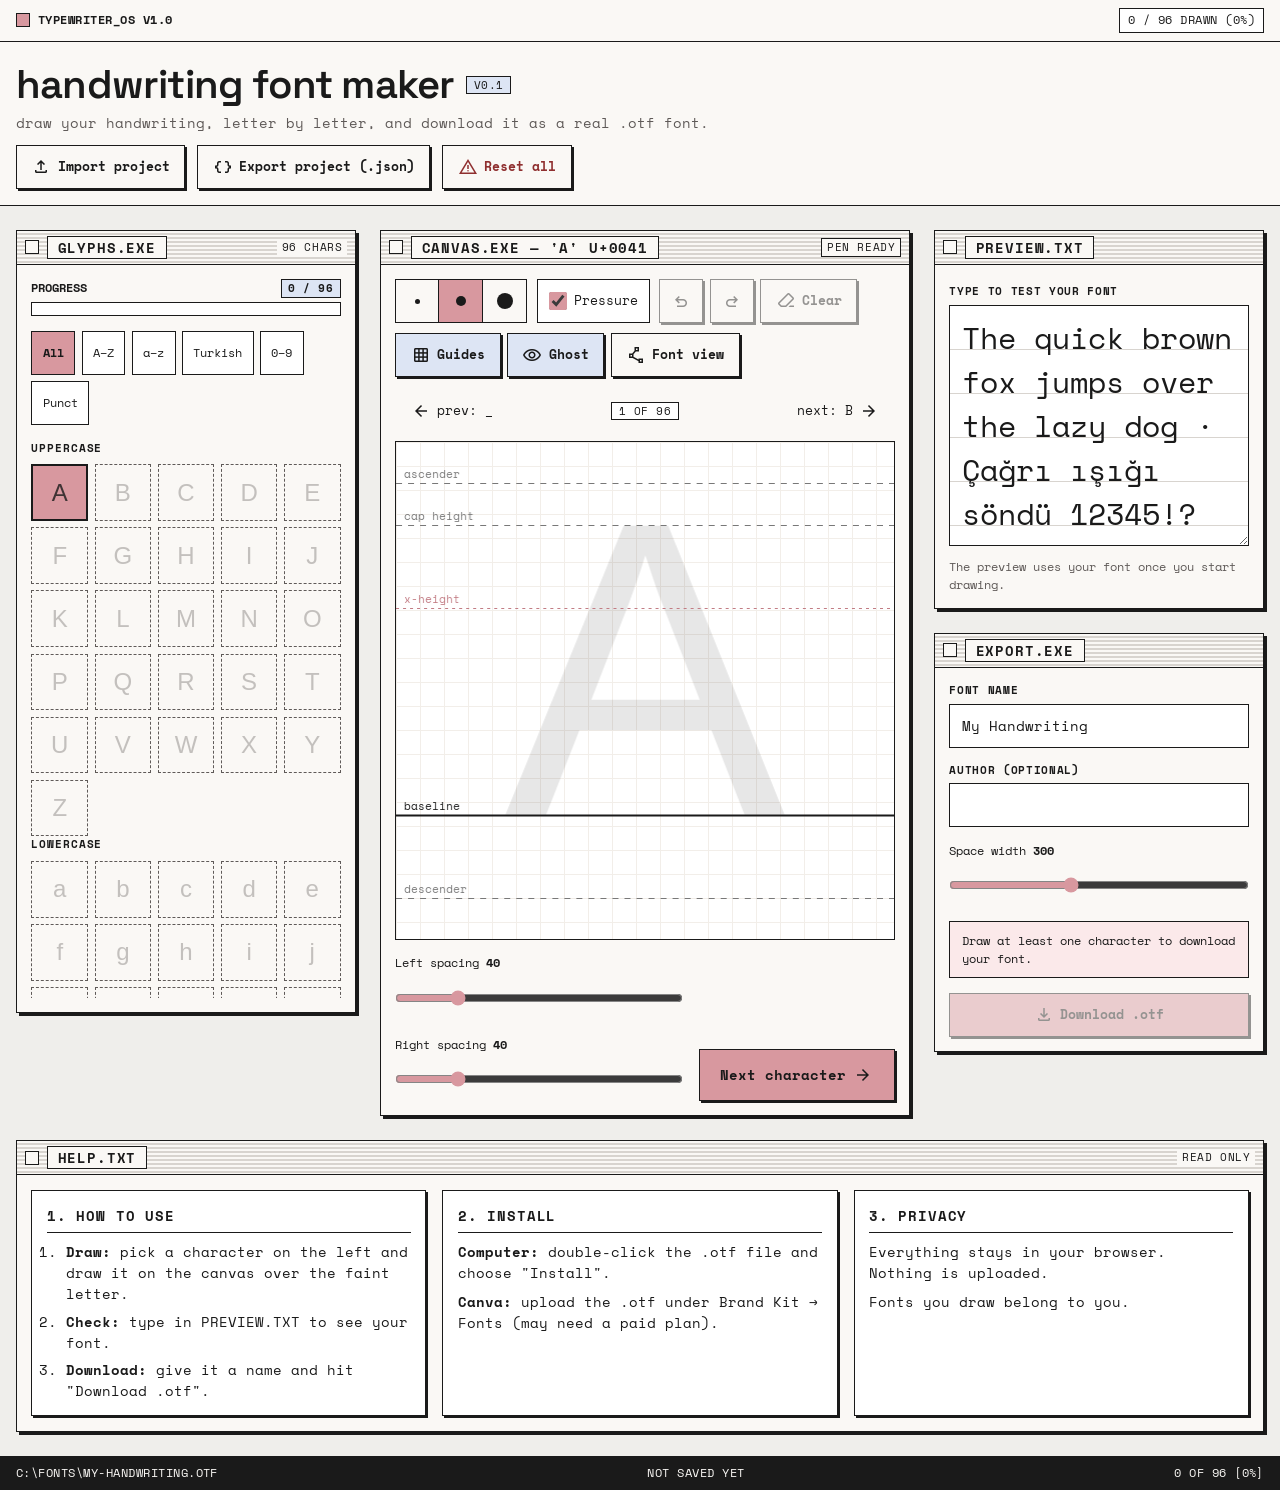
<file: index.html>
<!doctype html>
<html lang="en">
<head>
  <meta charset="utf-8">
  <meta name="viewport" content="width=device-width, initial-scale=1">
  <title>Handwriting Font Maker</title>
  <meta name="description" content="Draw your handwriting letter by letter and download it as a real .otf font. Runs fully in your browser.">
  <link rel="preconnect" href="https://fonts.googleapis.com">
  <link rel="preconnect" href="https://fonts.gstatic.com" crossorigin>
  <link href="https://fonts.googleapis.com/css2?family=Space+Grotesk:wght@600&family=Space+Mono:wght@400;700&display=swap" rel="stylesheet">
  <link href="https://fonts.googleapis.com/css2?family=Material+Symbols+Outlined:opsz,wght,FILL,GRAD@20..24,400,0,0&display=swap" rel="stylesheet">
  <link rel="stylesheet" href="styles/main.css">
</head>
<body>

  <!-- ===== Top system bar ===== -->
  <header class="system-bar">
    <span class="system-logo"><span class="logo-box" aria-hidden="true"></span>TYPEWRITER_OS v1.0</span>
    <span class="system-progress" id="top-progress">0 / 0 drawn</span>
  </header>

  <!-- ===== Title + project actions ===== -->
  <div class="page-head">
    <div class="title-row">
      <h1>handwriting font maker</h1>
      <span class="badge badge-blue">v0.1</span>
    </div>
    <p class="tagline">draw your handwriting, letter by letter, and download it as a real .otf font.</p>
    <div class="button-row">
      <button type="button" class="btn" id="btn-import">
        <span class="icon" aria-hidden="true">upload</span>Import project
      </button>
      <button type="button" class="btn" id="btn-export-json">
        <span class="icon" aria-hidden="true">data_object</span>Export project (.json)
      </button>
      <button type="button" class="btn btn-danger" id="btn-reset">
        <span class="icon" aria-hidden="true">warning</span>Reset all
      </button>
      <!-- Hidden file picker, opened by the "Import project" button. -->
      <input type="file" id="import-file" accept=".json,application/json" hidden>
    </div>
  </div>

  <main class="desk">

    <!-- ===== GLYPHS.EXE: the character grid ===== -->
    <section class="window area-glyphs" aria-labelledby="glyphs-title">
      <div class="titlebar">
        <span class="wctl" aria-hidden="true"></span>
        <h2 class="wtitle" id="glyphs-title">GLYPHS.EXE</h2>
        <span class="wmeta" id="glyph-total"></span>
      </div>
      <div class="wbody">
        <div class="progress-block">
          <div class="progress-label">
            <span>PROGRESS</span>
            <span class="badge badge-blue" id="progress-count">0 / 0</span>
          </div>
          <div class="progress-bar" role="progressbar" aria-label="Glyphs drawn" id="progress-bar" aria-valuemin="0">
            <div class="progress-fill" id="progress-fill"></div>
          </div>
        </div>

        <div class="tabs" role="group" aria-label="Show characters">
          <button type="button" class="tab" data-filter="all" aria-pressed="true">All</button>
          <button type="button" class="tab" data-filter="upper" aria-pressed="false">A–Z</button>
          <button type="button" class="tab" data-filter="lower" aria-pressed="false">a–z</button>
          <button type="button" class="tab" data-filter="turkish" aria-pressed="false">Turkish</button>
          <button type="button" class="tab" data-filter="digits" aria-pressed="false">0–9</button>
          <button type="button" class="tab" data-filter="punct" aria-pressed="false">Punct</button>
        </div>

        <!-- Filled by src/main.js -->
        <div class="glyph-grid" id="glyph-grid"></div>
      </div>
    </section>

    <!-- ===== CANVAS.EXE: drawing area ===== -->
    <section class="window area-canvas" aria-labelledby="canvas-title">
      <div class="titlebar">
        <span class="wctl" aria-hidden="true"></span>
        <h2 class="wtitle" id="canvas-title">CANVAS.EXE</h2>
        <span class="wmeta badge badge-blue" id="input-badge">pen ready</span>
      </div>
      <div class="wbody">
        <div class="toolbar">
          <div class="segmented" role="group" aria-label="Brush size">
            <button type="button" class="btn btn-icon" data-brush="small" aria-label="Small brush" aria-pressed="false"><span class="dot dot-s"></span></button>
            <button type="button" class="btn btn-icon" data-brush="medium" aria-label="Medium brush" aria-pressed="true"><span class="dot dot-m"></span></button>
            <button type="button" class="btn btn-icon" data-brush="large" aria-label="Large brush" aria-pressed="false"><span class="dot dot-l"></span></button>
          </div>
          <label class="check">
            <input type="checkbox" id="opt-pressure" checked>
            <span>Pressure</span>
          </label>
          <div class="toolbar-group">
            <button type="button" class="btn btn-icon" id="btn-undo" aria-label="Undo"><span class="icon" aria-hidden="true">undo</span></button>
            <button type="button" class="btn btn-icon" id="btn-redo" aria-label="Redo"><span class="icon" aria-hidden="true">redo</span></button>
            <button type="button" class="btn" id="btn-clear"><span class="icon" aria-hidden="true">ink_eraser</span>Clear</button>
          </div>
          <div class="toolbar-group">
            <button type="button" class="btn btn-toggle" id="btn-guides" aria-pressed="true"><span class="icon" aria-hidden="true">grid_on</span>Guides</button>
            <button type="button" class="btn btn-toggle" id="btn-ghost" aria-pressed="true"><span class="icon" aria-hidden="true">visibility</span>Ghost</button>
            <button type="button" class="btn btn-toggle" id="btn-fontview" aria-pressed="false" title="Show the cleaned outline that goes into the font"><span class="icon" aria-hidden="true">polyline</span>Font view</button>
          </div>
        </div>

        <div class="canvas-nav">
          <button type="button" class="btn btn-ghost" id="btn-prev"><span class="icon" aria-hidden="true">arrow_back</span><span id="prev-label">prev</span></button>
          <span class="badge" id="char-position"></span>
          <button type="button" class="btn btn-ghost" id="btn-next-top"><span id="next-label">next</span><span class="icon" aria-hidden="true">arrow_forward</span></button>
        </div>

        <div class="canvas-frame">
          <canvas id="draw-canvas" aria-label="Drawing canvas"></canvas>
        </div>

        <div class="canvas-footer">
          <div class="bearings">
            <label class="slider">
              <span>Left spacing <output id="lsb-value">40</output></span>
              <input type="range" id="lsb" min="0" max="200" step="5" value="40">
            </label>
            <label class="slider">
              <span>Right spacing <output id="rsb-value">40</output></span>
              <input type="range" id="rsb" min="0" max="200" step="5" value="40">
            </label>
          </div>
          <button type="button" class="btn btn-primary btn-next" id="btn-next">
            Next character<span class="icon" aria-hidden="true">arrow_forward</span>
          </button>
        </div>
      </div>
    </section>

    <!-- ===== Right column: preview + export ===== -->
    <div class="area-side">
      <section class="window" aria-labelledby="preview-title">
        <div class="titlebar">
          <span class="wctl" aria-hidden="true"></span>
          <h2 class="wtitle" id="preview-title">PREVIEW.TXT</h2>
        </div>
        <div class="wbody">
          <label class="field-label" for="preview-text">Type to test your font</label>
          <textarea id="preview-text" class="paper" rows="5">The quick brown fox jumps over the lazy dog · Çağrı ışığı söndü 12345!?</textarea>
          <p class="hint" id="preview-hint" aria-live="polite">The preview uses your font once you start drawing.</p>
        </div>
      </section>

      <section class="window" aria-labelledby="export-title">
        <div class="titlebar">
          <span class="wctl" aria-hidden="true"></span>
          <h2 class="wtitle" id="export-title">EXPORT.EXE</h2>
        </div>
        <div class="wbody stack">
          <label class="field">
            <span class="field-label">Font name</span>
            <input type="text" id="font-name" value="My Handwriting" autocomplete="off">
          </label>
          <label class="field">
            <span class="field-label">Author (optional)</span>
            <input type="text" id="font-author" autocomplete="off">
          </label>
          <label class="slider">
            <span>Space width <output id="space-value">300</output></span>
            <input type="range" id="space-width" min="100" max="600" step="10" value="300">
          </label>
          <div class="warning" id="export-warning" hidden></div>
          <button type="button" class="btn btn-primary btn-wide" id="btn-download" disabled>
            <span class="icon" aria-hidden="true">download</span>Download .otf
          </button>
        </div>
      </section>
    </div>

    <!-- ===== HELP.TXT ===== -->
    <section class="window area-help" aria-labelledby="help-title">
      <div class="titlebar">
        <span class="wctl" aria-hidden="true"></span>
        <h2 class="wtitle" id="help-title">HELP.TXT</h2>
        <span class="wmeta">READ ONLY</span>
      </div>
      <div class="wbody help-grid">
        <div class="note">
          <h3>1. how to use</h3>
          <ol>
            <li><b>Draw:</b> pick a character on the left and draw it on the canvas over the faint letter.</li>
            <li><b>Check:</b> type in PREVIEW.TXT to see your font.</li>
            <li><b>Download:</b> give it a name and hit "Download .otf".</li>
          </ol>
        </div>
        <div class="note">
          <h3>2. install</h3>
          <p><b>Computer:</b> double-click the .otf file and choose "Install".</p>
          <p><b>Canva:</b> upload the .otf under Brand Kit → Fonts (may need a paid plan).</p>
        </div>
        <div class="note">
          <h3>3. privacy</h3>
          <p>Everything stays in your browser. Nothing is uploaded.</p>
          <p>Fonts you draw belong to you.</p>
        </div>
      </div>
    </section>
  </main>

  <!-- ===== Bottom status bar ===== -->
  <footer class="status-bar">
    <span id="status-path">C:\FONTS\MY_HANDWRITING.OTF</span>
    <span id="status-save">not saved yet</span>
    <span id="status-count">0 of 0</span>
  </footer>

  <!-- Pop-up for confirmations and messages (see src/dialog.js). -->
  <dialog id="dialog" class="window dialog" aria-labelledby="dialog-title">
    <div class="titlebar">
      <span class="wctl" aria-hidden="true"></span>
      <h2 class="wtitle" id="dialog-title">MESSAGE</h2>
    </div>
    <div class="wbody">
      <p id="dialog-message"></p>
      <div class="dialog-buttons">
        <button type="button" class="btn" id="dialog-cancel">Cancel</button>
        <button type="button" class="btn btn-primary" id="dialog-ok">OK</button>
      </div>
    </div>
  </dialog>

  <!-- polygon-clipping is a classic (non-module) script; it defines window.polygonClipping. -->
  <script src="vendor/polygon-clipping-0.15.7.umd.min.js"></script>
  <script type="module" src="src/main.js"></script>
</body>
</html>
</file>
<file: styles/main.css>
/* Handwriting Font Maker — "retro OS + stationery" look.
   Colors and sizes follow docs/design/DESIGN.md. */

:root {
  --paper: #faf8f5;        /* window backgrounds */
  --paper-white: #ffffff;  /* inputs, canvas */
  --paper-dim: #f2eee9;    /* recessed areas, hover */
  --desk: #efeeeb;         /* page background behind windows */
  --ink: #1a1a1a;          /* borders, text */
  --ink-muted: #5f5a58;    /* secondary text (darker than DESIGN.md for contrast) */
  --rule: #d8d4cf;         /* faint lines */
  --rose: #d8989f;         /* primary accent */
  --rose-soft: #e8b4b8;    /* hover / tints */
  --rose-wash: #fbe9ea;    /* warning background */
  --periwinkle: #9caecf;
  --periwinkle-soft: #dde5f4;

  --font-mono: "Space Mono", ui-monospace, monospace;
  --font-display: "Space Grotesk", system-ui, sans-serif;

  --shadow-1: 2px 2px 0 var(--ink);
  --shadow-2: 3px 3px 0 var(--ink);
  --touch: 44px;           /* minimum touch target */
}

* { box-sizing: border-box; }

html { -webkit-text-size-adjust: 100%; }

body {
  margin: 0;
  background: var(--desk);
  color: var(--ink);
  font-family: var(--font-mono);
  font-size: 14px;
  line-height: 1.5;
}

h1, h2, h3, p, ol { margin: 0; }

button, input, textarea { font: inherit; color: inherit; }

/* Material Symbols icon font: write the icon name as the element's text. */
.icon {
  font-family: "Material Symbols Outlined";
  font-size: 20px;
  line-height: 1;
  font-weight: normal;
  font-style: normal;
  letter-spacing: normal;
  text-transform: none;
  white-space: nowrap;
  -webkit-font-smoothing: antialiased;
}

/* ---------- Top bar, title, status bar ---------- */

.system-bar,
.status-bar {
  display: flex;
  align-items: center;
  justify-content: space-between;
  gap: 1rem;
  padding: 0.5rem 1rem;
  font-size: 12px;
  letter-spacing: 0.04em;
  text-transform: uppercase;
}

.system-bar {
  background: var(--paper);
  border-bottom: 1px solid var(--ink);
  font-weight: 700;
}

.system-logo { display: flex; align-items: center; gap: 0.5rem; }
.logo-box { width: 14px; height: 14px; background: var(--rose); border: 1px solid var(--ink); }

.system-progress {
  border: 1px solid var(--ink);
  padding: 0.15rem 0.5rem;
  font-weight: 400;
  background: var(--paper-white);
}

.status-bar {
  background: var(--ink);
  color: var(--paper);
  margin-top: 1.5rem;
}

.page-head {
  padding: 1.25rem 1rem 1rem;
  border-bottom: 1px solid var(--ink);
  background: var(--paper);
}

.title-row { display: flex; align-items: center; gap: 0.75rem; flex-wrap: wrap; }

h1 {
  font-family: var(--font-display);
  font-weight: 600;
  font-size: clamp(28px, 4vw, 40px);
  line-height: 1.15;
  letter-spacing: -0.02em;
}

.tagline { color: var(--ink-muted); margin: 0.25rem 0 0.75rem; }

.button-row { display: flex; flex-wrap: wrap; gap: 0.75rem; }

/* ---------- Badges ---------- */

.badge {
  display: inline-block;
  border: 1px solid var(--ink);
  padding: 0 0.4rem;
  font-size: 11px;
  letter-spacing: 0.05em;
  text-transform: uppercase;
  background: var(--paper-white);
  white-space: nowrap;
}
.badge-blue { background: var(--periwinkle-soft); }

/* ---------- Buttons ---------- */

.btn {
  display: inline-flex;
  align-items: center;
  justify-content: center;
  gap: 0.4rem;
  min-height: var(--touch);
  padding: 0 0.9rem;
  border: 1px solid var(--ink);
  border-radius: 0;
  background: var(--paper);
  box-shadow: var(--shadow-1);
  font-size: 13px;
  font-weight: 700;
  cursor: pointer;
  user-select: none;
  -webkit-user-select: none;
}
.btn:hover:not(:disabled) { background: var(--paper-dim); }
/* "Mechanical" press: the button moves into its own shadow. */
.btn:active:not(:disabled) { transform: translate(2px, 2px); box-shadow: none; }
.btn:disabled { opacity: 0.45; cursor: not-allowed; }
.btn:focus-visible,
.tab:focus-visible,
.glyph-cell:focus-visible,
input:focus-visible,
textarea:focus-visible {
  outline: 3px solid var(--periwinkle);
  outline-offset: 2px;
}

.btn-primary { background: var(--rose); }
.btn-primary:hover:not(:disabled) { background: var(--rose-soft); }

.btn-danger { color: #8f2f2f; }

.btn-icon { width: var(--touch); padding: 0; }

.btn[aria-pressed="true"] { background: var(--rose); }
.btn-toggle[aria-pressed="true"] { background: var(--periwinkle-soft); }

/* Flat text-only button (prev / next above the canvas). */
.btn-ghost { box-shadow: none; border-color: transparent; background: transparent; font-weight: 400; }
.btn-ghost:hover:not(:disabled) { border-color: var(--ink); }

.btn-wide { width: 100%; }

/* ---------- Desk layout ---------- */

.desk {
  display: grid;
  gap: 1.5rem;
  padding: 1.5rem 1rem 0;
  max-width: 1600px;
  margin: 0 auto;
  /* Phone / iPad portrait: one column, canvas first. */
  grid-template-columns: 1fr;
  grid-template-areas:
    "canvas"
    "glyphs"
    "side"
    "help";
}

.area-glyphs { grid-area: glyphs; }
.area-canvas { grid-area: canvas; }
.area-side   { grid-area: side; display: grid; gap: 1.5rem; align-content: start; }
.area-help   { grid-area: help; }

/* iPad portrait and up: glyphs next to preview/export under the canvas. */
@media (min-width: 760px) {
  .desk {
    grid-template-columns: 1fr 1fr;
    grid-template-areas:
      "canvas canvas"
      "glyphs side"
      "help   help";
  }
}

/* iPad landscape / desktop: three columns. */
@media (min-width: 1100px) {
  .desk {
    grid-template-columns: minmax(280px, 340px) minmax(0, 1fr) minmax(260px, 330px);
    grid-template-areas:
      "glyphs canvas side"
      "help   help   help";
    align-items: start;
  }
  /* Grid scrolls on its own so the page stays short. */
  .area-glyphs .glyph-grid { max-height: 62vh; overflow-y: auto; }
}

/* ---------- Window component ---------- */

.window {
  background: var(--paper);
  border: 1px solid var(--ink);
  box-shadow: var(--shadow-2);
  min-width: 0;
}

.titlebar {
  display: flex;
  align-items: center;
  gap: 0.5rem;
  height: 34px;
  padding: 0 0.5rem;
  border-bottom: 1px solid var(--ink);
  /* Pinstripes like old Mac title bars. */
  background: repeating-linear-gradient(to bottom, var(--paper) 0 2px, var(--rule) 2px 4px);
}

/* Little close box drawn with CSS. */
.wctl {
  width: 14px;
  height: 14px;
  border: 1px solid var(--ink);
  background: var(--paper);
  flex: none;
}

.wtitle {
  background: var(--paper);
  border: 1px solid var(--ink);
  padding: 0 0.6rem;
  font-size: 14px;
  font-weight: 700;
  letter-spacing: 0.06em;
  white-space: nowrap;
  overflow: hidden;
  text-overflow: ellipsis;
  min-width: 0;
}

.wmeta { margin-left: auto; font-size: 11px; letter-spacing: 0.05em; background: var(--paper); padding: 0 0.3rem; white-space: nowrap; }

.wbody { padding: 0.9rem; }
.stack { display: grid; gap: 0.9rem; }

/* ---------- Glyph grid ---------- */

.progress-block { margin-bottom: 0.9rem; }
.progress-label { display: flex; justify-content: space-between; align-items: center; font-weight: 700; font-size: 12px; margin-bottom: 0.3rem; }
.progress-bar { height: 14px; border: 1px solid var(--ink); background: var(--paper-white); }
.progress-fill { height: 100%; width: 0; background: var(--rose); border-right: 1px solid var(--ink); transition: width 0.2s; }
.progress-fill[style*="width: 0"] { border-right: 0; }

.tabs { display: flex; flex-wrap: wrap; gap: 0.4rem; margin-bottom: 0.9rem; }
.tab {
  min-height: var(--touch);
  padding: 0 0.65rem;
  border: 1px solid var(--ink);
  border-radius: 0;
  background: var(--paper-white);
  font-size: 12px;
  cursor: pointer;
}
.tab[aria-pressed="true"] { background: var(--rose); font-weight: 700; }

.grid-section-title {
  display: flex;
  align-items: center;
  gap: 0.5rem;
  margin: 0.9rem 0 0.5rem;
  font-size: 11px;
  font-weight: 700;
  letter-spacing: 0.08em;
  text-transform: uppercase;
}
.grid-section-title:first-child { margin-top: 0; }
/* Dotted "stitch" line after the section title. */
.grid-section-title::after {
  content: "";
  flex: 1;
  height: 2px;
  background-image: radial-gradient(var(--ink-muted) 1px, transparent 1px);
  background-size: 6px 2px;
}

.grid-cells {
  display: grid;
  grid-template-columns: repeat(auto-fill, minmax(52px, 1fr));
  gap: 0.4rem;
}

.glyph-cell {
  position: relative;
  aspect-ratio: 1;
  min-height: var(--touch);
  border: 1px dashed var(--ink-muted);
  border-radius: 0;
  background: var(--paper);
  color: var(--ink-muted);
  cursor: pointer;
  padding: 0;
}
.glyph-cell .cell-char {
  font-family: sans-serif;  /* same default font as the canvas ghost */
  font-size: 24px;
  opacity: 0.35;
}
.glyph-cell .cell-mark {
  position: absolute;
  top: 2px;
  right: 4px;
  font-size: 11px;
  font-weight: 700;
}

/* Thumbnail of the drawing; covers the whole cell, hidden until drawn. */
.glyph-cell .cell-thumb {
  position: absolute;
  inset: 0;
  width: 100%;
  height: 100%;
  display: none;
}
/* Small character name in the top-left corner, shown on drawn cells. */
.glyph-cell .cell-label {
  position: absolute;
  top: 1px;
  left: 4px;
  font-size: 10px;
  display: none;
}
.glyph-cell.is-done .cell-char { display: none; }
.glyph-cell.is-done .cell-thumb,
.glyph-cell.is-done .cell-label { display: block; }

.glyph-cell.is-done {
  border-style: solid;
  border-color: var(--ink);
  background: var(--paper-white);
  box-shadow: var(--shadow-1);
  color: var(--ink);
}
.glyph-cell.is-done .cell-char { opacity: 1; }

.glyph-cell.is-selected {
  border: 2px solid var(--ink);
  background: var(--rose);
  color: var(--ink);
}
.glyph-cell.is-selected .cell-char { opacity: 0.8; }

/* ---------- Canvas window ---------- */

.toolbar { display: flex; flex-wrap: wrap; gap: 0.6rem; align-items: center; }
.toolbar-group { display: flex; gap: 0.4rem; }
.segmented { display: flex; }
.segmented .btn { box-shadow: none; }
.segmented .btn + .btn { border-left: 0; }

.dot { display: block; border-radius: 50%; background: var(--ink); }
.dot-s { width: 5px; height: 5px; }
.dot-m { width: 10px; height: 10px; }
.dot-l { width: 16px; height: 16px; }

.check {
  display: inline-flex;
  align-items: center;
  gap: 0.4rem;
  min-height: var(--touch);
  padding: 0 0.7rem;
  border: 1px solid var(--ink);
  background: var(--paper-white);
  font-size: 13px;
  cursor: pointer;
}
.check input { width: 18px; height: 18px; margin: 0; accent-color: var(--rose); }

.canvas-nav {
  display: flex;
  align-items: center;
  justify-content: space-between;
  gap: 0.5rem;
  margin: 0.75rem 0 0.5rem;
  font-size: 13px;
}

.canvas-frame {
  border: 1px solid var(--ink);
  background: var(--paper-white);
  /* Faint paper grid behind the canvas. */
  background-image:
    linear-gradient(var(--paper-dim) 1px, transparent 1px),
    linear-gradient(90deg, var(--paper-dim) 1px, transparent 1px);
  background-size: 24px 24px;
  max-width: 640px;
  margin: 0 auto;
}

#draw-canvas {
  display: block;
  width: 100%;
  aspect-ratio: 1;
  /* iPad: never scroll or zoom the page while drawing. */
  touch-action: none;
  cursor: crosshair;
}

.canvas-footer {
  display: flex;
  flex-wrap: wrap;
  align-items: flex-end;
  gap: 1rem;
  margin-top: 0.9rem;
}
.bearings { display: flex; flex-wrap: wrap; gap: 1rem; flex: 1; }
.btn-next { margin-left: auto; min-height: 52px; padding: 0 1.3rem; font-size: 14px; }

.slider { display: grid; gap: 0.2rem; font-size: 12px; min-width: 150px; flex: 1; }
.slider output { font-weight: 700; }
.slider input { width: 100%; min-height: var(--touch); accent-color: var(--rose); margin: 0; }

/* ---------- Preview + export ---------- */

.field { display: grid; gap: 0.3rem; }
.field-label { font-size: 11px; font-weight: 700; letter-spacing: 0.06em; text-transform: uppercase; }

input[type="text"],
textarea {
  width: 100%;
  min-height: var(--touch);
  padding: 0.6rem 0.75rem;
  border: 1px solid var(--ink);
  border-radius: 0;
  background: var(--paper-white);
}

/* Ruled notebook paper for the preview text. */
textarea.paper {
  margin-top: 0.3rem;
  font-size: 30px;
  line-height: 44px;
  resize: vertical;
  background-image: linear-gradient(transparent 43px, var(--rule) 43px);
  background-size: 100% 44px;
  background-attachment: local;
}

.hint { font-size: 12px; color: var(--ink-muted); margin-top: 0.4rem; }

.warning {
  border: 1px solid var(--ink);
  background: var(--rose-wash);
  padding: 0.6rem 0.75rem;
  font-size: 12px;
}

/* ---------- Help ---------- */

.help-grid { display: grid; gap: 1rem; grid-template-columns: repeat(auto-fit, minmax(240px, 1fr)); }
.note {
  border: 1px solid var(--ink);
  box-shadow: var(--shadow-1);
  background: var(--paper-white);
  padding: 0.9rem;
  display: grid;
  gap: 0.5rem;
  align-content: start;
}
.note h3 {
  font-size: 14px;
  letter-spacing: 0.06em;
  text-transform: uppercase;
  border-bottom: 1px solid var(--ink);
  padding-bottom: 0.4rem;
}
.note ol { padding-left: 1.2rem; display: grid; gap: 0.4rem; }

/* ---------- Dialog ---------- */

.dialog {
  padding: 0;
  width: min(440px, calc(100vw - 32px));
  box-shadow: 4px 4px 0 var(--ink);
  color: var(--ink);
}
.dialog::backdrop { background: rgba(26, 26, 26, 0.35); }
.dialog .wbody { display: grid; gap: 1rem; }
#dialog-message { white-space: pre-line; }
.dialog-buttons { display: flex; justify-content: flex-end; gap: 0.75rem; flex-wrap: wrap; }
.btn-danger-fill { background: #e9a3a3; }
.btn-danger-fill:hover:not(:disabled) { background: #f0bdbd; }
</file>
